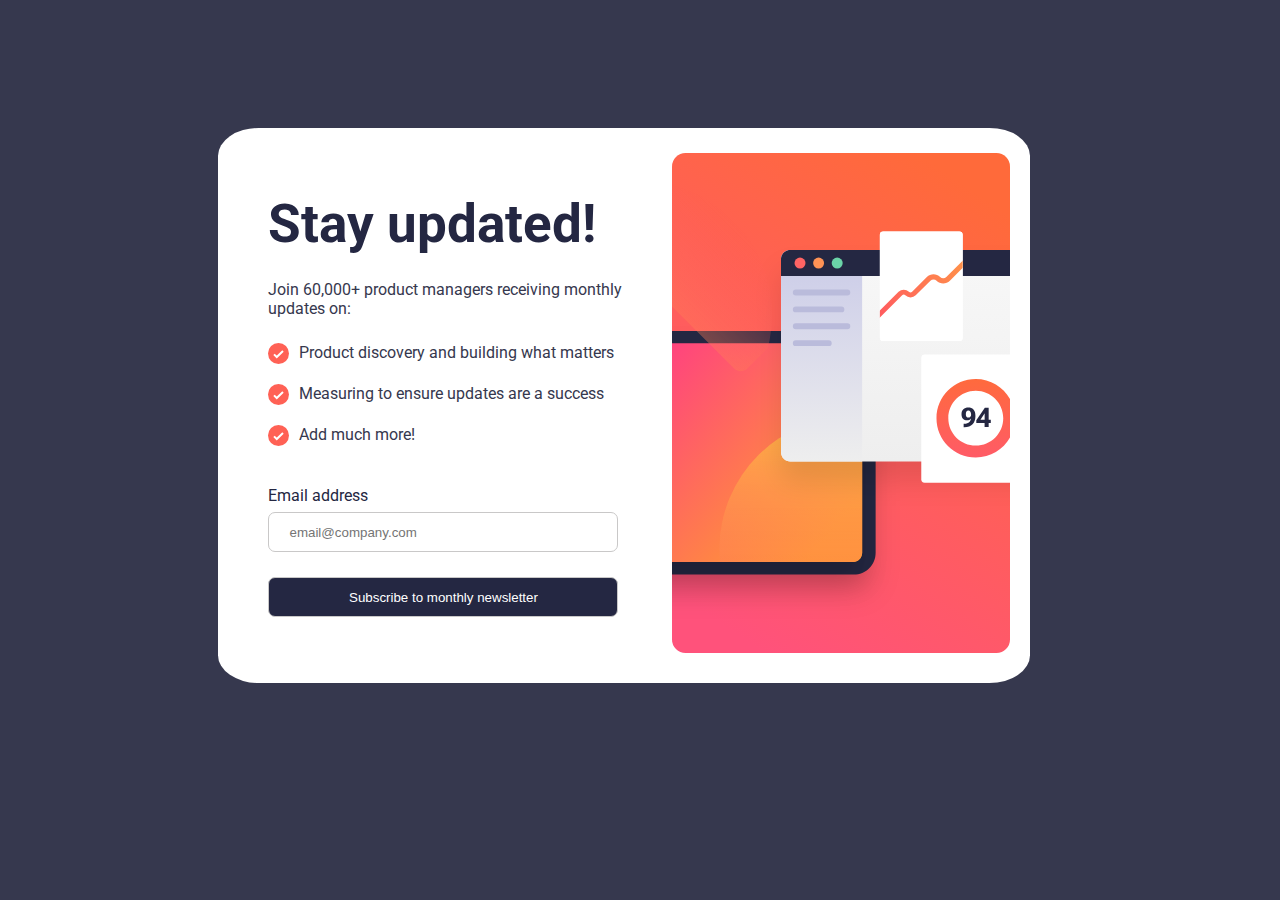
<file: index.html>
<!DOCTYPE html>
<html lang="en">
<head>
    <meta charset="UTF-8">
    <meta name="viewport" content="width=device-width, initial-scale=1.0">
    <link rel="shortcut icon" href="images/favicon-32x32.png" type="image/x-icon">
    <link rel="stylesheet" href="./css/style.css">
    <title>Subscribe</title>
</head>
<body>
        <div class="container">
            <div class="text">
                <h1>Stay updated!</h1>
                <p>
                    Join 60,000+ product managers receiving monthly
                    <br>
                    updates on:
                </p>
                <div class="tick-container">
                    <div class="tick">
                        <img src="./images/icon-list.svg" alt="">
                    <p>
                        Product discovery and building what matters
                    </p>
                    </div>
                    
                    <div class="tick">
                        <img src="./images/icon-list.svg" alt="">
                    <p>
                        Measuring to ensure updates are a success
                    </p>
                    </div>
    
                    <div class="tick">
                        <img src="./images/icon-list.svg" alt="">
                        <p>
                            Add much more!
                        </p>
                    </div>
                </div>

                <div class="email">
                    <label for="email">Email address</label>
                    <input type="email" name="Email" class="btn" placeholder="email@company.com">
                </div>

                <input type="submit"  name="subscribe" value="Subscribe to monthly newsletter">
                
            </div>

            <div class="image">
                <img src="./images/illustration-sign-up-desktop.svg" alt="">
            </div>
        </div>
    
</body>
</html>
</file>
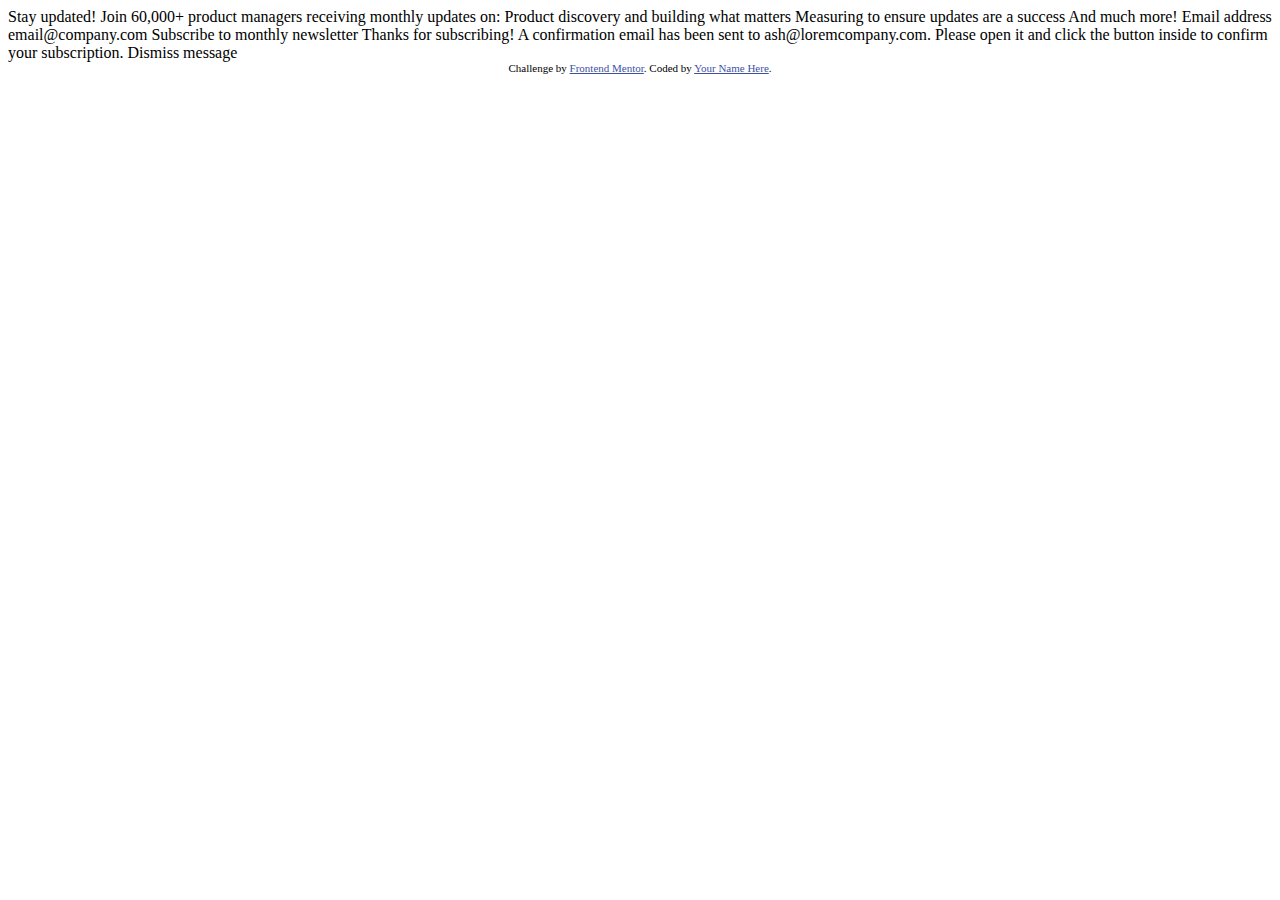
<file: read only/index.html>
<!DOCTYPE html>
<html lang="en">
<head>
  <meta charset="UTF-8">
  <meta name="viewport" content="width=device-width, initial-scale=1.0"> <!-- displays site properly based on user's device -->

  <link rel="icon" type="image/png" sizes="32x32" href="./assets/images/favicon-32x32.png">
  
  <title>Frontend Mentor | Newsletter sign-up form with success message</title>

  <!-- Feel free to remove these styles or customise in your own stylesheet 👍 -->
  <style>
    .attribution { font-size: 11px; text-align: center; }
    .attribution a { color: hsl(228, 45%, 44%); }
  </style>
</head>
<body>

  <!-- Sign-up form start -->

  Stay updated!

  Join 60,000+ product managers receiving monthly updates on:

  Product discovery and building what matters
  Measuring to ensure updates are a success
  And much more!

  Email address
  email@company.com

  Subscribe to monthly newsletter

  <!-- Sign-up form end -->

  <!-- Success message start -->

  Thanks for subscribing!

  A confirmation email has been sent to ash@loremcompany.com. 
  Please open it and click the button inside to confirm your subscription.

  Dismiss message

  <!-- Success message end -->
  
  <div class="attribution">
    Challenge by <a href="https://www.frontendmentor.io?ref=challenge" target="_blank">Frontend Mentor</a>. 
    Coded by <a href="#">Your Name Here</a>.
  </div>
</body>
</html>
</file>
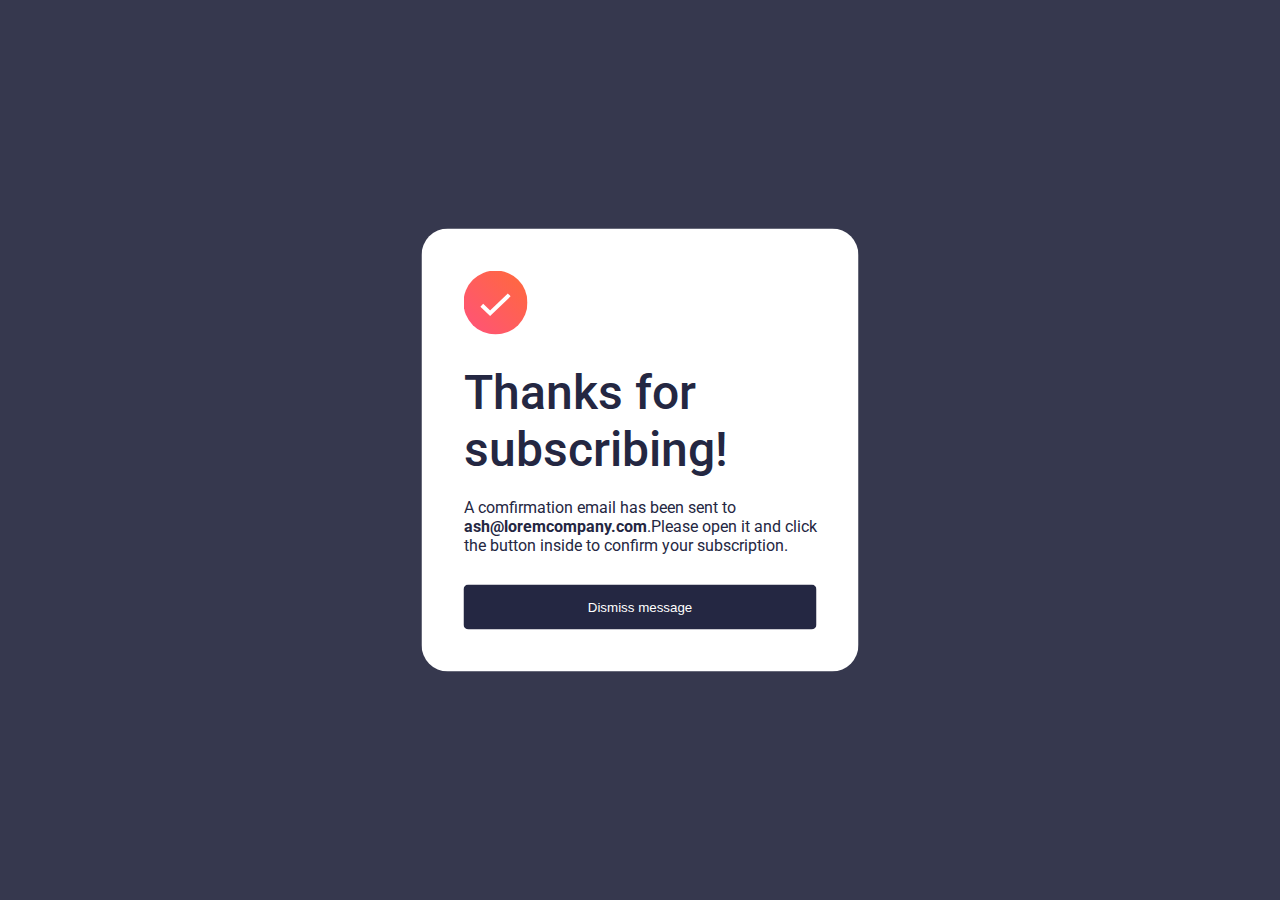
<file: subscribe.html>
<!DOCTYPE html>
<html lang="en">
<head>
    <meta charset="UTF-8">
    <meta name="viewport" content="width=device-width, initial-scale=1.0">
    <link rel="shortcut icon" href="./images/favicon-32x32.png" type="image/x-icon">
    <link rel="stylesheet" href="./css/subscribe.css">
    <title>Subscribe</title>
</head>
<body>
    <div class="container">
        <img src="./images/icon-success.svg" alt="">
        
        <h1>
            Thanks for
            <br>
            subscribing!
        </h1>

        <p>
            A comfirmation email has been sent to
            <br> 
            <span>ash@loremcompany.com</span>.Please open it and click
            <br>
            the button inside to confirm your subscription.
        </p>

        <input type="button" value="Dismiss message">
    </div>
    
</body>
</html>
</file>
<file: css/style.css>
@import url('https://fonts.googleapis.com/css2?family=DM+Serif+Display:ital@1&family=Dancing+Script:wght@400;500;700&family=Lora:ital,wght@0,500;0,700;1,400;1,500;1,700&family=PT+Sans+Narrow:wght@400;700&family=Poppins:ital,wght@0,300;0,400;0,500;0,600;0,700;0,800;1,300&family=Roboto+Slab:wght@100;200;300&family=Roboto:wght@100;300;400;500;700&family=Ubuntu:wght@400;500;700&display=swap');

*{
    margin: 0;
    padding: 0;
    box-sizing: border-box;
    
}

h1{
    color: hsl(234, 29%, 20%);
    padding-bottom: 25px;
    padding-left: 30px;
    font-size: 3.3rem;
}

p{
    padding-left: 30px;
    color: hsl(235, 18%, 26%);
    font-size: 16px;
}

body{
    margin: 10%;
    background-color: hsl(235, 18%, 26%);
    font-family: 'Roboto', sans-serif;
    font-weight: 400, 700;
}

label{
    padding-left: 30px;
    padding-top: 30px;
    padding-bottom: 7px;
    color: hsl(234, 29%, 20%);
}

input{
    width: 350px;
    height: 40px;
    margin-left: 30px;
    border: 1px solid rgb(201, 200, 200);
    border-radius: 7px;
    background-color: hsl(234, 29%, 20%);
    color: hsl(0, 0%, 100%);    
}

.btn{
    padding-left: 20px;
    background-color: white;
}

.container{
    background-color: hsl(0, 0%, 100%);
    display: flex;
    padding: 2%;
    width: fit-content;
    height: fit-content;
    border-radius: 5%;
    margin-left: 90px;
    margin-right: 90px;
    justify-content: center;
    align-items: center;
    
}

.image img{
    height: 500px;
    padding-left: 50px;
}

.text{
    padding: 45px 0;
}

.tick-container{
    padding-top: 15px;
}

.tick{
    display: flex;
    padding: 10px 0;
    padding-left: 30px;
}

.tick p{
    padding-left: 10px;
}

.email{
    display: grid;
    padding-bottom: 25px;
}
</file>
<file: css/subscribe.css>
@import url('https://fonts.googleapis.com/css2?family=DM+Serif+Display:ital@1&family=Dancing+Script:wght@400;500;700&family=Lora:ital,wght@0,500;0,700;1,400;1,500;1,700&family=PT+Sans+Narrow:wght@400;700&family=Poppins:ital,wght@0,300;0,400;0,500;0,600;0,700;0,800;1,300&family=Roboto+Slab:wght@100;200;300&family=Roboto:wght@100;300;400;500;700&family=Ubuntu:wght@400;500;700&display=swap');

*{
    margin: 0;
    padding: 0;
    box-sizing: border-box;
}

body{
    background-color: hsl(235, 18%, 26%);
    font-family: 'Roboto', sans-serif;
    /* font-size: 16px; */
}

.container{
    background-color: hsl(0, 0%, 100%);
    width: fit-content;
    height: fit-content;
    position: absolute;
    top: 50%;
    left: 50%;
    transform: translate(-50%, -50%);
    padding: 40px;
    border: 2px solid transparent;
    border-radius: 6%;
}

.container img{
    padding-bottom: 25px;
}

.container h1{
    padding-bottom: 20px;
    font-size: 3rem;
    font-weight: 500;
    color: hsl(234, 29%, 20%);
}

.container p{
    padding-bottom: 30px;
    font-size: 16px;
    font-weight: 400;
    color: hsl(234, 29%, 20%);
}

.container p span{
    font-weight: 700;
    color: hsl(234, 29%, 20%);
}

.container input{
    width: 100%;
    height: 45px;
    color: hsl(0, 0%, 100%);
    background-color: hsl(234, 29%, 20%);
    border: 2px solid transparent;
    border-radius: 5px;
   
}

.container input:hover {
    background-image: linear-gradient(60deg, hsl(348, 100%, 67%) 20%, hsl(4, 100%, 67%)  70%) ;
    box-shadow: 2px 2px 5px 0px black;
    transition: 0.7s ease;
}

/* .container input::after{
    background-image: linear-gradient(60deg, hsl(348, 100%, 67%) 20%, hsl(4, 100%, 67%)  70%) ;
} */
</file>
